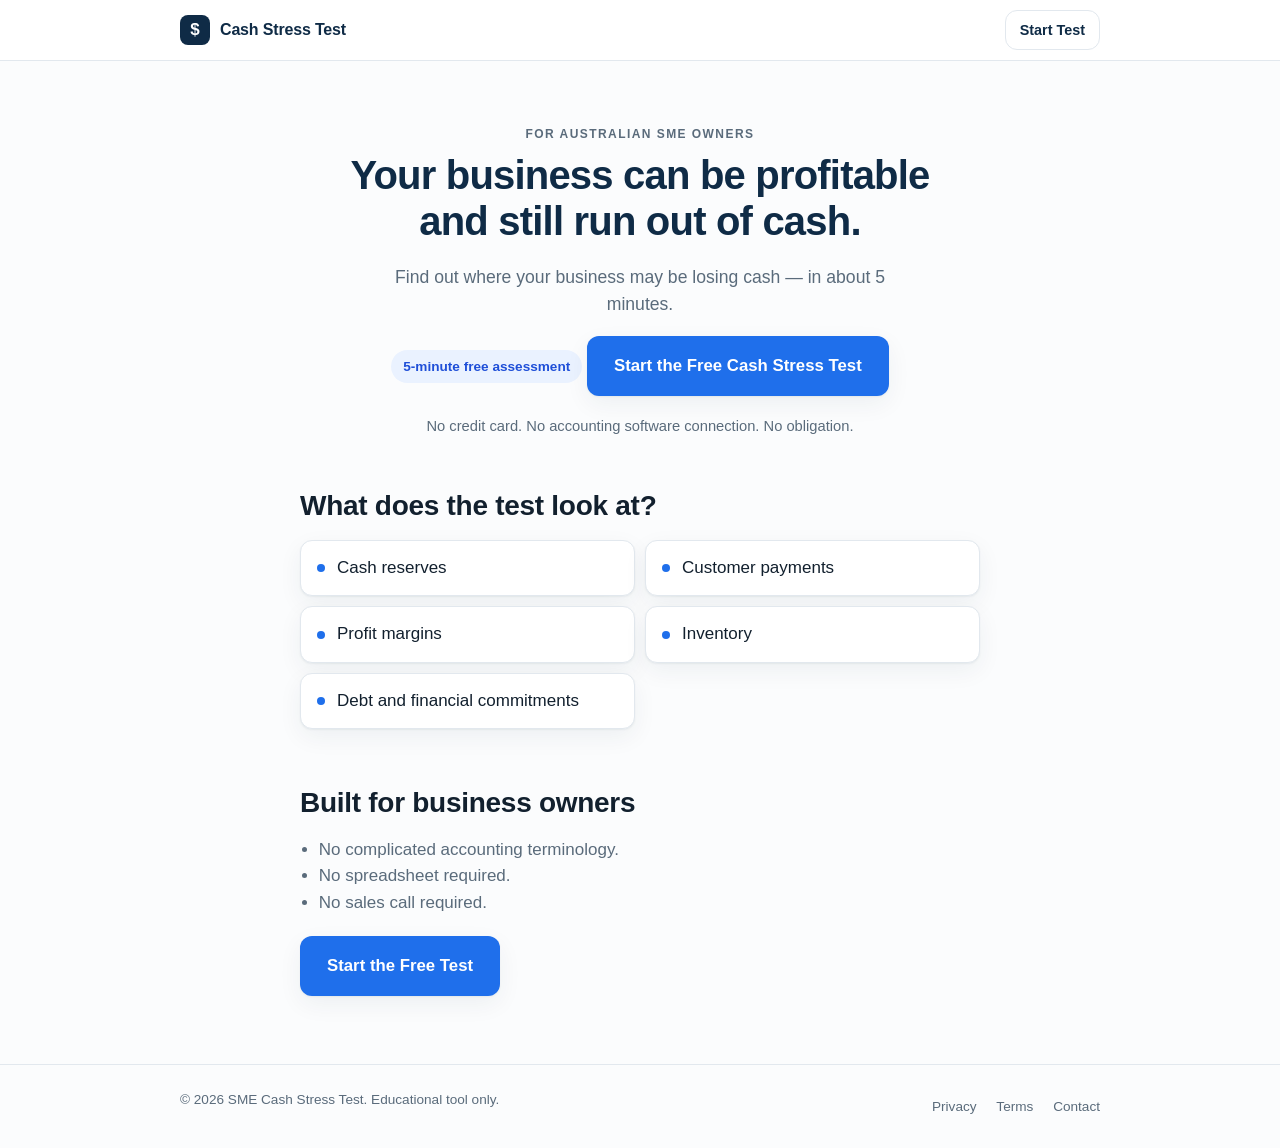
<file: index.html>
<!DOCTYPE html>
<html lang="en-AU">
<head>
<meta charset="UTF-8" />
<meta name="viewport" content="width=device-width, initial-scale=1, viewport-fit=cover" />
<title>Free SME Cash Flow Stress Test | Find Your Cash Leaks</title>
<meta name="description" content="Find out where your business may be losing cash. Take the free 5-minute SME Cash Stress Test. No spreadsheet or accounting software required." />
<link rel="canonical" href="https://smeCashStressTest.com/" />
<meta name="theme-color" content="#0f2b46" />

<!-- Open Graph -->
<meta property="og:type" content="website" />
<meta property="og:title" content="Free SME Cash Flow Stress Test" />
<meta property="og:description" content="Find out where your business may be losing cash. Free 5-minute assessment." />
<meta property="og:url" content="https://smeCashStressTest.com/" />
<meta property="og:site_name" content="SME Cash Stress Test" />

<link rel="stylesheet" href="/styles.css" />
<link rel="icon" href="data:image/svg+xml,<svg xmlns='http://www.w3.org/2000/svg' viewBox='0 0 100 100'><text y='.9em' font-size='90'>💰</text></svg>" />
</head>
<body>

<header class="site-header">
  <div class="container header-inner">
    <a href="/" class="logo" aria-label="SME Cash Stress Test home">
      <span class="logo-mark">$</span>
      <span class="logo-text">Cash Stress Test</span>
    </a>
    <a href="#start" class="btn btn-ghost nav-cta" data-cta="header">Start Test</a>
  </div>
</header>

<main>

<!-- ================= LANDING ================= -->
<section id="landing" class="view active">
  <div class="container hero">
    <p class="eyebrow">For Australian SME owners</p>
    <h1>Your business can be profitable and still run out of cash.</h1>
    <p class="lede">Find out where your business may be losing cash — in about 5 minutes.</p>
    <p class="badge">5-minute free assessment</p>
    <a href="#start" id="start" class="btn btn-primary btn-large" data-cta="hero">
      Start the Free Cash Stress Test
    </a>
    <p class="reassure">No credit card. No accounting software connection. No obligation.</p>
  </div>

  <div class="container section">
    <h2>What does the test look at?</h2>
    <ul class="feature-grid">
      <li><span class="dot"></span> Cash reserves</li>
      <li><span class="dot"></span> Customer payments</li>
      <li><span class="dot"></span> Profit margins</li>
      <li><span class="dot"></span> Inventory</li>
      <li><span class="dot"></span> Debt and financial commitments</li>
    </ul>
  </div>

  <div class="container section">
    <h2>Built for business owners</h2>
    <ul class="plain-list">
      <li>No complicated accounting terminology.</li>
      <li>No spreadsheet required.</li>
      <li>No sales call required.</li>
    </ul>
    <a href="#start" class="btn btn-primary btn-large" data-cta="mid">Start the Free Test</a>
  </div>
</section>

<!-- ================= QUIZ ================= -->
<section id="quiz" class="view">
  <div class="container quiz-wrap">
    <div class="progress-header">
      <div class="progress-meta">
        <span id="step-label">Step 1 of 15</span>
        <span id="step-pct">7%</span>
      </div>
      <div class="progress-bar"><div id="progress-fill" class="progress-fill"></div></div>
    </div>

    <form id="quiz-form" novalidate>
      <div id="question-container"></div>

      <div class="quiz-nav">
        <button type="button" id="back-btn" class="btn btn-ghost" hidden>Back</button>
        <button type="button" id="next-btn" class="btn btn-primary" disabled>Next</button>
      </div>
    </form>
  </div>
</section>

<!-- ================= LEAD CAPTURE ================= -->
<section id="capture" class="view">
  <div class="container narrow">
    <h2>Where should we send your full Cash Stress Report?</h2>
    <p class="lede">You'll see your score immediately. We'll email you the full breakdown.</p>

    <form id="capture-form" novalidate>
      <label for="first_name">First name</label>
      <input id="first_name" name="first_name" type="text" autocomplete="given-name" required maxlength="80" />

      <label for="email">Email address</label>
      <input id="email" name="email" type="email" autocomplete="email" required maxlength="200" />

      <label for="revenue_band">Business size</label>
      <select id="revenue_band" name="revenue_band" required>
        <option value="">Select…</option>
        <option value="Under $500k">Under $500k</option>
        <option value="$500k–$1m">$500k–$1m</option>
        <option value="$1m–$5m">$1m–$5m</option>
        <option value="$5m–$20m">$5m–$20m</option>
        <option value="Over $20m">Over $20m</option>
      </select>

      <label class="checkbox">
        <input type="checkbox" id="consent" name="consent" />
        <span>I agree to receive my assessment and occasional business-finance resources. I can unsubscribe at any time.</span>
      </label>

      <p id="capture-error" class="error" role="alert" hidden></p>

      <button type="submit" class="btn btn-primary btn-large btn-block" id="capture-submit">
        Show My Results
      </button>
      <p class="fineprint">
        This assessment is for general educational and informational purposes only. It is not accounting, financial, legal, insolvency or investment advice.
      </p>
    </form>
  </div>
</section>

<!-- ================= RESULTS ================= -->
<section id="results" class="view">
  <div class="container">
    <h2>Your Cash Stress Score</h2>
    <div class="score-hero">
      <div class="score-number"><span id="score-total">0</span><span class="score-denom">/100</span></div>
      <div id="score-category" class="score-category">—</div>
    </div>
    <p id="score-summary" class="lede"></p>

    <h3>Category breakdown</h3>
    <ul id="category-list" class="category-list"></ul>

    <h3>Your biggest potential cash leaks</h3>
    <ol id="issues-list" class="issues-list"></ol>

    <div class="divider"></div>

    <div class="soft-cta">
      <h3>Want to understand what's actually causing the problem?</h3>
      <p>Our <strong>Financial Rescue Report</strong> provides a deeper review of your business numbers and identifies the areas most likely to be consuming cash.</p>
      <button type="button" id="waitlist-btn" class="btn btn-primary">Join the Waitlist</button>
      <p id="waitlist-confirm" class="fineprint" hidden>Thanks — you're on the list. We'll be in touch.</p>
    </div>

    <div class="divider"></div>
    <p class="fineprint">
      This assessment is for general educational and informational purposes only. It is not accounting, financial, legal, insolvency or investment advice and should not be relied upon as a substitute for professional advice.
    </p>
  </div>
</section>

</main>

<footer class="site-footer">
  <div class="container footer-inner">
    <p>© <span id="year"></span> SME Cash Stress Test. Educational tool only.</p>
    <nav>
      <a href="/privacy.html">Privacy</a>
      <a href="/terms.html">Terms</a>
      <a href="/contact.html">Contact</a>
    </nav>
  </div>
</footer>

<script src="/app.js" defer></script>
</body>
</html>
</file>
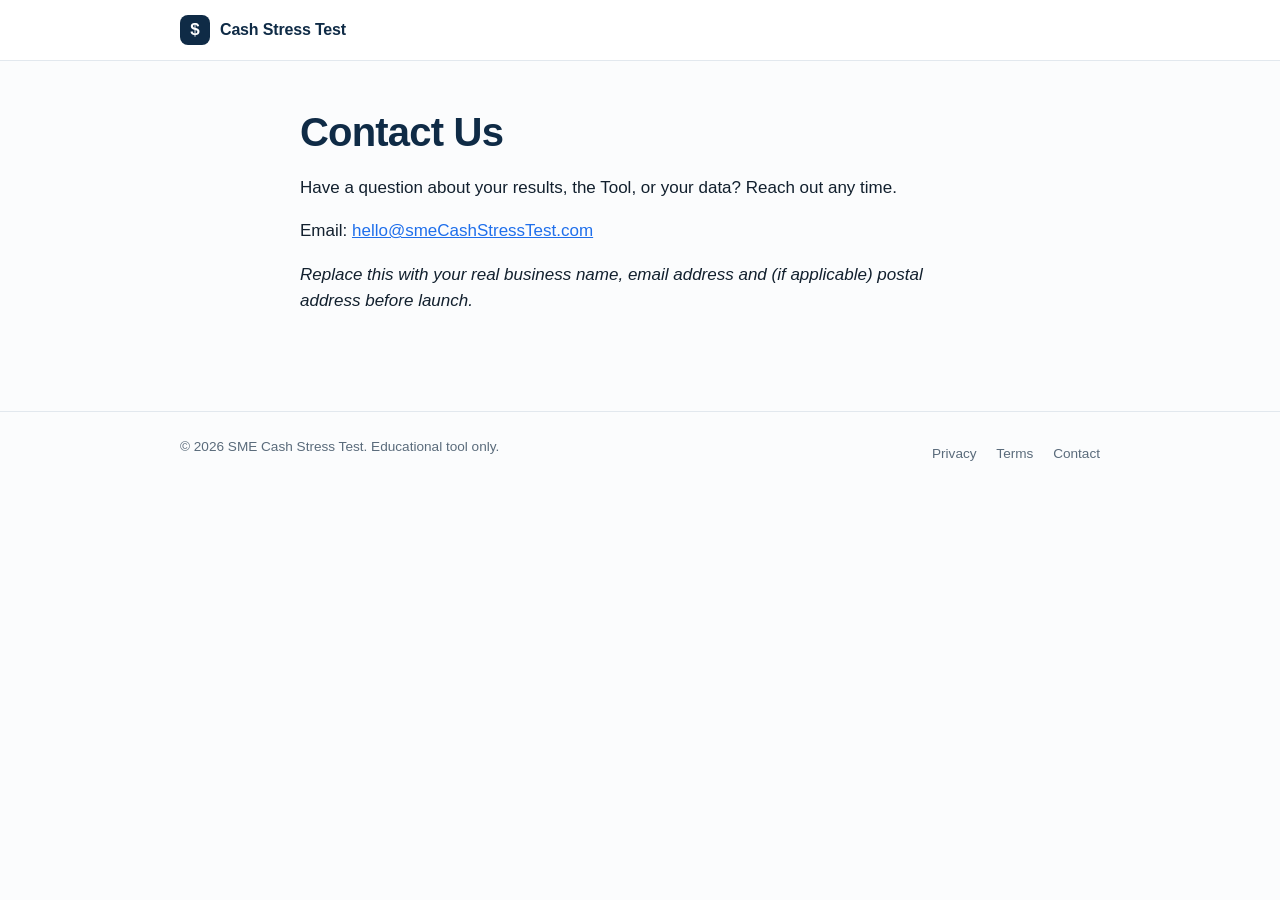
<file: contact.html>
<!DOCTYPE html>
<html lang="en-AU">
<head>
<meta charset="UTF-8" />
<meta name="viewport" content="width=device-width, initial-scale=1" />
<title>Contact | SME Cash Stress Test</title>
<meta name="description" content="Get in touch about the SME Cash Stress Test." />
<link rel="canonical" href="https://smeCashStressTest.com/contact.html" />
<link rel="stylesheet" href="/styles.css" />
</head>
<body>
<header class="site-header">
  <div class="container header-inner">
    <a href="/" class="logo" aria-label="SME Cash Stress Test home">
      <span class="logo-mark">$</span>
      <span class="logo-text">Cash Stress Test</span>
    </a>
  </div>
</header>

<main class="container static-page">
  <h1>Contact Us</h1>
  <p>Have a question about your results, the Tool, or your data? Reach out any time.</p>
  <p>Email: <a href="mailto:hello@smeCashStressTest.com">hello@smeCashStressTest.com</a></p>
  <p><em>Replace this with your real business name, email address and (if applicable)
  postal address before launch.</em></p>
</main>

<footer class="site-footer">
  <div class="container footer-inner">
    <p>© <span id="year"></span> SME Cash Stress Test. Educational tool only.</p>
    <nav>
      <a href="/privacy.html">Privacy</a>
      <a href="/terms.html">Terms</a>
      <a href="/contact.html">Contact</a>
    </nav>
  </div>
</footer>
<script>document.getElementById("year").textContent = new Date().getFullYear();</script>
</body>
</html>
</file>
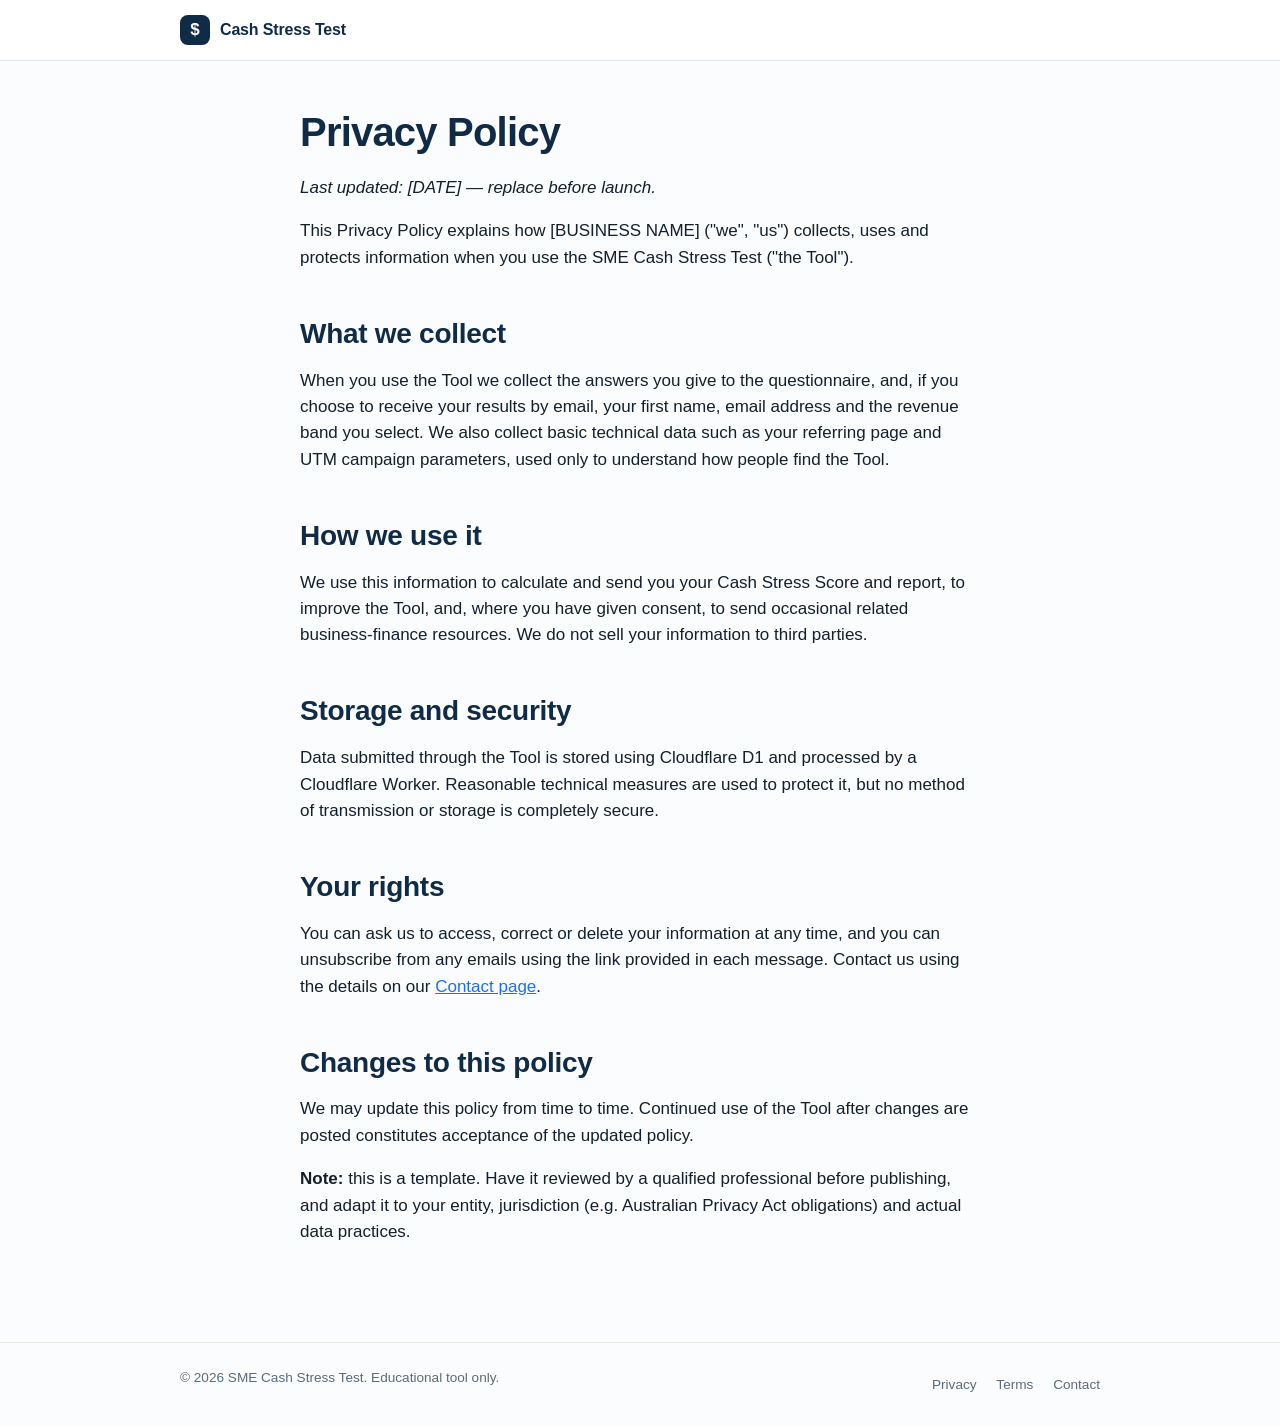
<file: privacy.html>
<!DOCTYPE html>
<html lang="en-AU">
<head>
<meta charset="UTF-8" />
<meta name="viewport" content="width=device-width, initial-scale=1" />
<title>Privacy Policy | SME Cash Stress Test</title>
<meta name="description" content="Privacy policy for the SME Cash Stress Test." />
<link rel="canonical" href="https://smeCashStressTest.com/privacy.html" />
<link rel="stylesheet" href="/styles.css" />
</head>
<body>
<header class="site-header">
  <div class="container header-inner">
    <a href="/" class="logo" aria-label="SME Cash Stress Test home">
      <span class="logo-mark">$</span>
      <span class="logo-text">Cash Stress Test</span>
    </a>
  </div>
</header>

<main class="container static-page">
  <h1>Privacy Policy</h1>
  <p><em>Last updated: [DATE] — replace before launch.</em></p>

  <p>This Privacy Policy explains how [BUSINESS NAME] ("we", "us") collects, uses and
  protects information when you use the SME Cash Stress Test ("the Tool").</p>

  <h2>What we collect</h2>
  <p>When you use the Tool we collect the answers you give to the questionnaire, and,
  if you choose to receive your results by email, your first name, email address and
  the revenue band you select. We also collect basic technical data such as your
  referring page and UTM campaign parameters, used only to understand how people find
  the Tool.</p>

  <h2>How we use it</h2>
  <p>We use this information to calculate and send you your Cash Stress Score and
  report, to improve the Tool, and, where you have given consent, to send occasional
  related business-finance resources. We do not sell your information to third parties.</p>

  <h2>Storage and security</h2>
  <p>Data submitted through the Tool is stored using Cloudflare D1 and processed by a
  Cloudflare Worker. Reasonable technical measures are used to protect it, but no
  method of transmission or storage is completely secure.</p>

  <h2>Your rights</h2>
  <p>You can ask us to access, correct or delete your information at any time, and you
  can unsubscribe from any emails using the link provided in each message. Contact us
  using the details on our <a href="/contact.html">Contact page</a>.</p>

  <h2>Changes to this policy</h2>
  <p>We may update this policy from time to time. Continued use of the Tool after
  changes are posted constitutes acceptance of the updated policy.</p>

  <p><strong>Note:</strong> this is a template. Have it reviewed by a qualified
  professional before publishing, and adapt it to your entity, jurisdiction (e.g.
  Australian Privacy Act obligations) and actual data practices.</p>
</main>

<footer class="site-footer">
  <div class="container footer-inner">
    <p>© <span id="year"></span> SME Cash Stress Test. Educational tool only.</p>
    <nav>
      <a href="/privacy.html">Privacy</a>
      <a href="/terms.html">Terms</a>
      <a href="/contact.html">Contact</a>
    </nav>
  </div>
</footer>
<script>document.getElementById("year").textContent = new Date().getFullYear();</script>
</body>
</html>
</file>
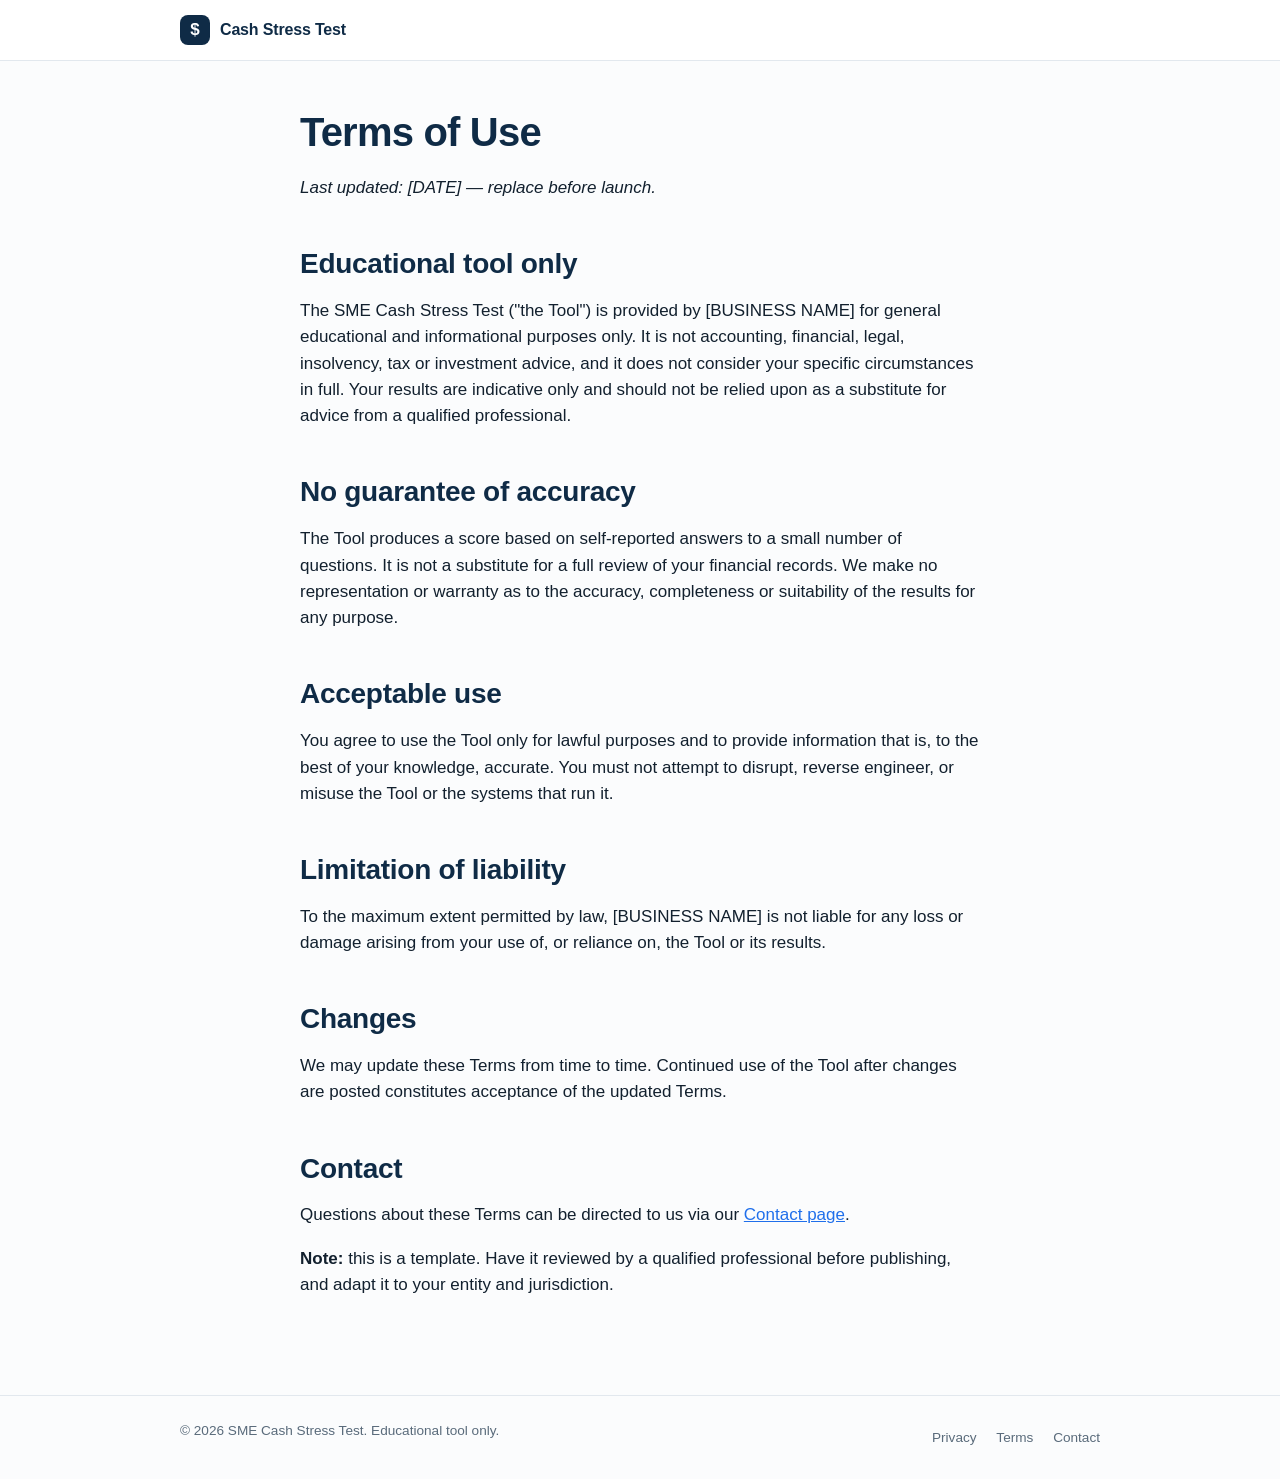
<file: terms.html>
<!DOCTYPE html>
<html lang="en-AU">
<head>
<meta charset="UTF-8" />
<meta name="viewport" content="width=device-width, initial-scale=1" />
<title>Terms of Use | SME Cash Stress Test</title>
<meta name="description" content="Terms of use for the SME Cash Stress Test." />
<link rel="canonical" href="https://smeCashStressTest.com/terms.html" />
<link rel="stylesheet" href="/styles.css" />
</head>
<body>
<header class="site-header">
  <div class="container header-inner">
    <a href="/" class="logo" aria-label="SME Cash Stress Test home">
      <span class="logo-mark">$</span>
      <span class="logo-text">Cash Stress Test</span>
    </a>
  </div>
</header>

<main class="container static-page">
  <h1>Terms of Use</h1>
  <p><em>Last updated: [DATE] — replace before launch.</em></p>

  <h2>Educational tool only</h2>
  <p>The SME Cash Stress Test ("the Tool") is provided by [BUSINESS NAME] for general
  educational and informational purposes only. It is not accounting, financial, legal,
  insolvency, tax or investment advice, and it does not consider your specific
  circumstances in full. Your results are indicative only and should not be relied
  upon as a substitute for advice from a qualified professional.</p>

  <h2>No guarantee of accuracy</h2>
  <p>The Tool produces a score based on self-reported answers to a small number of
  questions. It is not a substitute for a full review of your financial records. We
  make no representation or warranty as to the accuracy, completeness or suitability
  of the results for any purpose.</p>

  <h2>Acceptable use</h2>
  <p>You agree to use the Tool only for lawful purposes and to provide information
  that is, to the best of your knowledge, accurate. You must not attempt to disrupt,
  reverse engineer, or misuse the Tool or the systems that run it.</p>

  <h2>Limitation of liability</h2>
  <p>To the maximum extent permitted by law, [BUSINESS NAME] is not liable for any
  loss or damage arising from your use of, or reliance on, the Tool or its results.</p>

  <h2>Changes</h2>
  <p>We may update these Terms from time to time. Continued use of the Tool after
  changes are posted constitutes acceptance of the updated Terms.</p>

  <h2>Contact</h2>
  <p>Questions about these Terms can be directed to us via our <a href="/contact.html">Contact page</a>.</p>

  <p><strong>Note:</strong> this is a template. Have it reviewed by a qualified
  professional before publishing, and adapt it to your entity and jurisdiction.</p>
</main>

<footer class="site-footer">
  <div class="container footer-inner">
    <p>© <span id="year"></span> SME Cash Stress Test. Educational tool only.</p>
    <nav>
      <a href="/privacy.html">Privacy</a>
      <a href="/terms.html">Terms</a>
      <a href="/contact.html">Contact</a>
    </nav>
  </div>
</footer>
<script>document.getElementById("year").textContent = new Date().getFullYear();</script>
</body>
</html>
</file>
<file: styles.css>
:root{
  --navy:#0f2b46;
  --navy-2:#15395c;
  --ink:#12202e;
  --muted:#5a6b7b;
  --line:#e2e8ee;
  --bg:#fbfcfd;
  --card:#ffffff;
  --accent:#1f6feb;
  --accent-ink:#ffffff;
  --ok:#1f9d55;
  --warn:#d98a00;
  --bad:#c0392b;
  --radius:14px;
  --shadow:0 1px 2px rgba(15,43,70,.06),0 8px 24px rgba(15,43,70,.06);
}

*{box-sizing:border-box}
html,body{margin:0;padding:0}
body{
  font-family:-apple-system,BlinkMacSystemFont,"Segoe UI",Roboto,Helvetica,Arial,sans-serif;
  color:var(--ink);
  background:var(--bg);
  line-height:1.55;
  -webkit-font-smoothing:antialiased;
  font-size:17px;
}

h1{font-size:clamp(1.7rem,5vw,2.5rem);line-height:1.15;margin:.2em 0 .5em;letter-spacing:-.02em}
h2{font-size:clamp(1.35rem,4vw,1.75rem);line-height:1.25;margin:0 0 .6em;letter-spacing:-.01em}
h3{font-size:1.1rem;margin:1.6em 0 .6em}
p{margin:0 0 1em}

.container{max-width:720px;margin:0 auto;padding:0 20px}
.container.narrow{max-width:520px}
.section{padding:28px 20px}

.eyebrow{text-transform:uppercase;letter-spacing:.12em;font-size:.75rem;color:var(--muted);font-weight:600;margin:0 0 .5em}

/* Header */
.site-header{background:#fff;border-bottom:1px solid var(--line);position:sticky;top:0;z-index:10}
.header-inner{display:flex;align-items:center;justify-content:space-between;height:60px;max-width:960px;margin:0 auto;padding:0 20px}
.logo{display:flex;align-items:center;gap:10px;text-decoration:none;color:var(--navy);font-weight:700;letter-spacing:-.01em}
.logo-mark{display:inline-grid;place-items:center;width:30px;height:30px;border-radius:8px;background:var(--navy);color:#fff;font-weight:800}
.logo-text{font-size:1rem}

/* Views */
.view{display:none;animation:fade .25s ease}
.view.active{display:block}
@keyframes fade{from{opacity:0;transform:translateY(4px)}to{opacity:1;transform:none}}

/* Hero */
.hero{padding:40px 20px 8px;text-align:center}
.hero h1{color:var(--navy);max-width:640px;margin-left:auto;margin-right:auto}
.lede{font-size:1.1rem;color:var(--muted);max-width:560px;margin-left:auto;margin-right:auto}
.badge{display:inline-block;background:#eaf2ff;color:#1f4fd8;font-weight:600;font-size:.85rem;padding:6px 12px;border-radius:999px;margin:0 0 18px}
.reassure{color:var(--muted);font-size:.92rem;margin-top:14px}

/* Buttons */
.btn{display:inline-block;font:inherit;font-weight:600;border-radius:12px;padding:12px 20px;border:1px solid transparent;cursor:pointer;text-decoration:none;transition:transform .05s ease, background .15s ease, box-shadow .15s ease}
.btn:active{transform:translateY(1px)}
.btn-primary{background:var(--accent);color:var(--accent-ink);box-shadow:var(--shadow)}
.btn-primary:hover{background:#1a5fcc}
.btn-primary:disabled{opacity:.4;cursor:not-allowed;box-shadow:none}
.btn-ghost{background:transparent;color:var(--navy);border-color:var(--line)}
.btn-ghost:hover{background:#f2f6fa}
.btn-large{padding:16px 26px;font-size:1.05rem}
.btn-block{display:block;width:100%}
.nav-cta{padding:8px 14px;font-size:.9rem}

/* Features */
.feature-grid{list-style:none;padding:0;margin:0;display:grid;gap:10px}
.feature-grid li{background:#fff;border:1px solid var(--line);border-radius:12px;padding:14px 16px;display:flex;align-items:center;gap:12px;box-shadow:var(--shadow)}
.dot{width:8px;height:8px;border-radius:50%;background:var(--accent);flex:none}

.plain-list{margin:0 0 20px;padding-left:1.1em;color:var(--muted)}

/* Quiz */
.quiz-wrap{padding:32px 20px 60px}
.progress-header{margin-bottom:24px}
.progress-meta{display:flex;justify-content:space-between;font-size:.82rem;color:var(--muted);margin-bottom:8px;font-weight:600;letter-spacing:.02em}
.progress-bar{height:6px;background:#e6ecf3;border-radius:999px;overflow:hidden}
.progress-fill{height:100%;width:0;background:var(--accent);transition:width .3s ease}

#question-container{min-height:220px}
.q-title{font-size:1.2rem;font-weight:600;color:var(--navy);margin:0 0 18px;line-height:1.35}
.options{display:grid;gap:10px}
.option{
  display:flex;align-items:center;gap:12px;
  background:#fff;border:1.5px solid var(--line);border-radius:12px;
  padding:14px 16px;cursor:pointer;transition:border-color .15s ease, background .15s ease;
  font-size:1rem;position:relative;
}
.option:hover{border-color:#c6d4e2}
.option input{position:absolute;opacity:0;pointer-events:none}
.option.selected{border-color:var(--accent);background:#f0f6ff;box-shadow:0 0 0 3px rgba(31,111,235,.12)}
.option .radio-mark{width:20px;height:20px;border-radius:50%;border:2px solid #c6d4e2;flex:none;position:relative;transition:border-color .15s}
.option.selected .radio-mark{border-color:var(--accent)}
.option.selected .radio-mark::after{content:"";position:absolute;inset:3px;border-radius:50%;background:var(--accent)}

.quiz-nav{display:flex;justify-content:space-between;gap:12px;margin-top:28px}

/* Capture */
#capture-form{padding:20px 0}
#capture-form label{display:block;font-weight:600;color:var(--navy);margin:16px 0 6px;font-size:.95rem}
#capture-form input[type=text],
#capture-form input[type=email],
#capture-form select{
  width:100%;font:inherit;padding:12px 14px;border:1.5px solid var(--line);border-radius:10px;background:#fff;color:var(--ink);
}
#capture-form input:focus,#capture-form select:focus{outline:none;border-color:var(--accent);box-shadow:0 0 0 3px rgba(31,111,235,.12)}
.checkbox{display:flex;gap:10px;align-items:flex-start;font-weight:400;color:var(--muted);margin:18px 0 6px;font-size:.92rem;line-height:1.45}
.checkbox input{margin-top:3px;flex:none}
.error{color:var(--bad);font-size:.9rem;margin:8px 0 0}
.fineprint{color:var(--muted);font-size:.8rem;line-height:1.5;margin-top:16px}

/* Results */
.score-hero{background:var(--navy);color:#fff;border-radius:var(--radius);padding:28px;text-align:center;margin:8px 0 24px;box-shadow:var(--shadow)}
.score-number{font-size:3.4rem;font-weight:800;line-height:1;letter-spacing:-.03em}
.score-denom{font-size:1.2rem;font-weight:600;opacity:.6;margin-left:6px}
.score-category{margin-top:10px;font-size:1.1rem;font-weight:600;letter-spacing:.02em;text-transform:uppercase}

.category-list{list-style:none;padding:0;margin:0 0 8px}
.category-list li{
  display:flex;justify-content:space-between;align-items:center;gap:12px;
  background:#fff;border:1px solid var(--line);border-radius:12px;padding:14px 16px;margin-bottom:8px;
}
.cat-label{font-weight:600}
.pill{display:inline-block;font-size:.78rem;font-weight:700;letter-spacing:.06em;padding:4px 10px;border-radius:999px;text-transform:uppercase}
.pill.low{background:#e6f6ec;color:#1f7a45}
.pill.medium{background:#fff4dc;color:#8a5a00}
.pill.high{background:#fde7e3;color:#a52a1c}

.issues-list{padding-left:1.2em;margin:0}
.issues-list li{margin-bottom:16px}
.issues-list strong{display:block;color:var(--navy);margin-bottom:4px}

.divider{height:1px;background:var(--line);margin:32px 0}
.soft-cta{background:#fff;border:1px solid var(--line);border-radius:var(--radius);padding:22px;box-shadow:var(--shadow)}
.soft-cta h3{margin-top:0}
.soft-cta p{color:var(--muted)}
.soft-cta .btn{margin-top:8px}

/* Simple static pages */
.static-page{padding:40px 20px}
.static-page h1{color:var(--navy)}
.static-page h2{color:var(--navy);margin-top:1.6em}
.static-page a{color:var(--accent)}

/* Footer */
.site-footer{border-top:1px solid var(--line);margin-top:40px;padding:24px 0}
.footer-inner{max-width:960px;margin:0 auto;padding:0 20px;display:flex;flex-wrap:wrap;gap:12px;justify-content:space-between;align-items:center;color:var(--muted);font-size:.85rem}
.footer-inner nav a{color:var(--muted);text-decoration:none;margin-left:16px}
.footer-inner nav a:hover{color:var(--navy)}

@media (min-width:640px){
  .hero{padding-top:64px}
  .feature-grid{grid-template-columns:1fr 1fr}
}

@media (prefers-reduced-motion:reduce){
  *{animation:none!important;transition:none!important}
}
</file>
